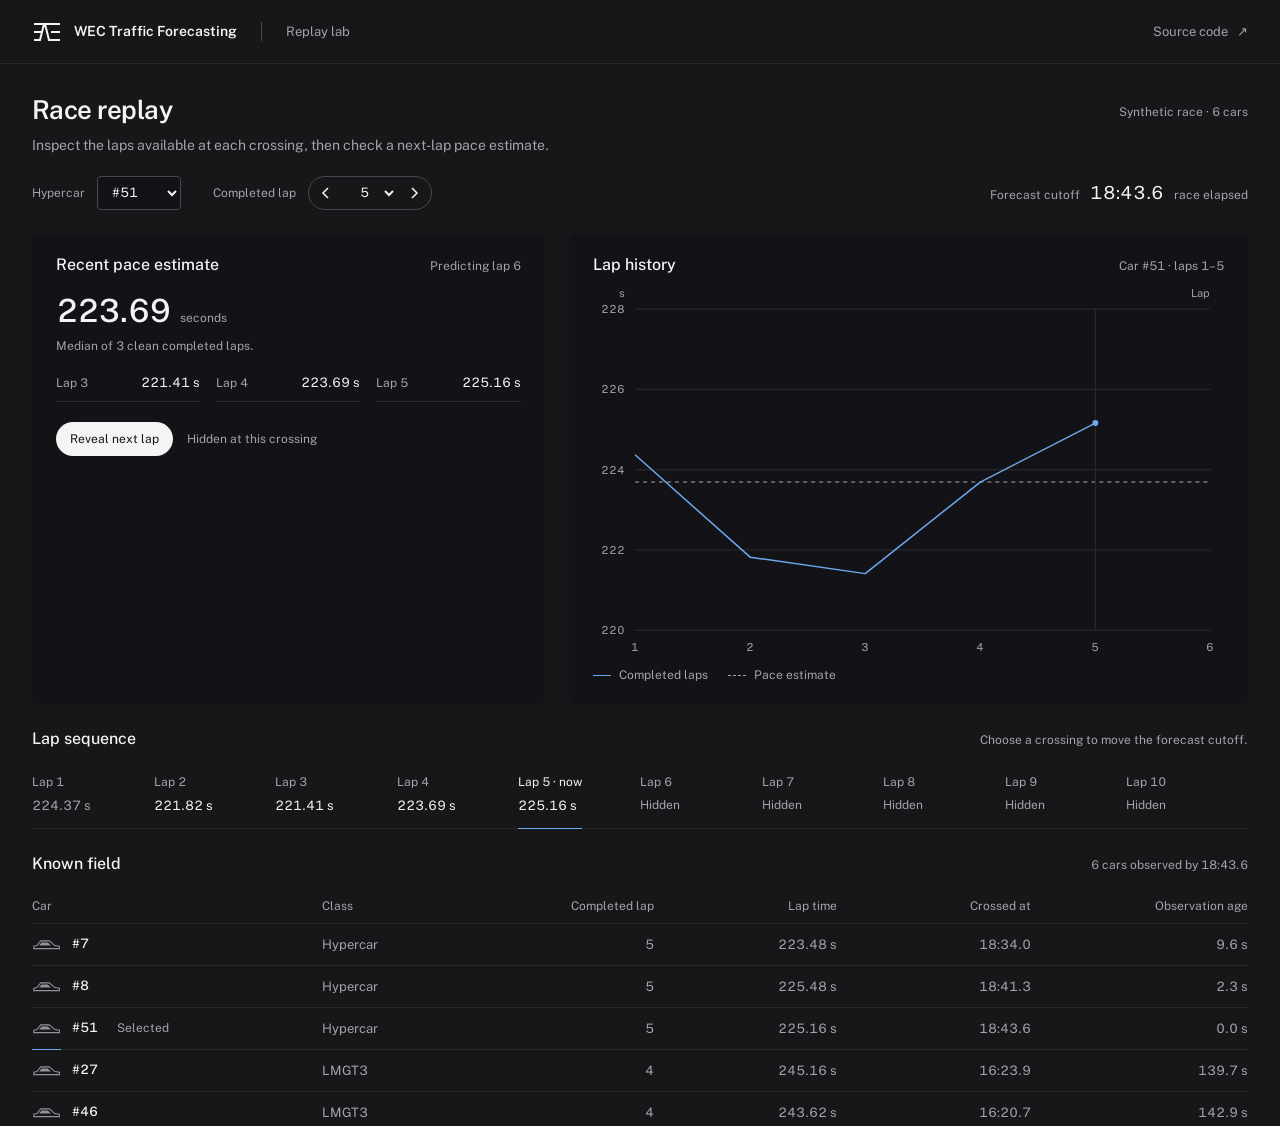
<file: index.html>
﻿<!doctype html>
<html lang="en" data-theme="dark">
<head>
  <meta charset="utf-8">
  <meta name="viewport" content="width=device-width, initial-scale=1">
  <meta name="theme-color" content="#171719">
  <meta name="description" content="Inspect known laps and test a pace baseline with synthetic race timing data.">
  <title>Race replay | WEC Traffic Forecasting</title>
  <link rel="icon" href="assets/mark.svg" type="image/svg+xml">
  <link rel="preload" href="assets/fonts/PublicSans-variable.ttf" as="font" type="font/ttf" crossorigin>
  <link rel="stylesheet" href="styles.css">
  <script src="demo.js" defer></script>
</head>
<body>
  <a class="skip-link" href="#main">Skip to replay</a>
  <header class="product-bar">
    <div class="product-identity">
      <svg class="product-mark" width="30" height="30" viewBox="0 0 30 30" aria-hidden="true"><path d="M3 7h10l4 16h10M3 15h7m10 0h7M3 23h5L12 7h15" fill="none" stroke="currentColor" stroke-width="2" stroke-linecap="square"/></svg>
      <span>WEC Traffic Forecasting</span><span class="product-scope">Replay lab</span>
    </div>
    <a class="source-link" href="https://github.com/andrewgaur/wec-traffic-forecasting">Source code <span aria-hidden="true">↗</span></a>
  </header>
  <main id="main" class="canvas">
    <div class="page-heading">
      <div><h1>Race replay</h1><p>Inspect the laps available at each crossing, then check a next-lap pace estimate.</p></div>
      <span class="dataset-label">Synthetic race · 6 cars</span>
    </div>
    <noscript><div class="error-message">Enable JavaScript to use the replay controls. This demo replays invented lap records and estimates the next lap from the median of recent clean laps.</div></noscript>
    <div id="error-message" class="error-message" role="alert" hidden><p>The replay could not load. Reload the page to try again.</p><button id="retry" type="button">Reload demo</button></div>
    <div class="replay-toolbar" aria-label="Replay controls">
      <div class="car-field"><label for="car">Hypercar</label><select id="car"><option value="7">#7</option><option value="51" selected>#51</option><option value="8">#8</option></select></div>
      <div class="lap-field"><label for="lap">Completed lap</label><div class="stepper"><button id="previous" type="button" aria-label="Previous lap"><svg width="16" height="16" viewBox="0 0 16 16" aria-hidden="true"><path d="m10 3-5 5 5 5"/></svg></button><select id="lap" aria-label="Completed lap"><option>2</option><option>3</option><option>4</option><option selected>5</option><option>6</option><option>7</option><option>8</option><option>9</option><option>10</option></select><button id="next" type="button" aria-label="Next lap"><svg width="16" height="16" viewBox="0 0 16 16" aria-hidden="true"><path d="m6 3 5 5-5 5"/></svg></button></div></div>
      <div class="origin-stamp"><span>Forecast cutoff</span><span id="origin-time" class="origin-value">—</span><span class="unit">race elapsed</span></div>
    </div>
    <div class="analysis-grid">
      <section class="panel forecast-panel" aria-labelledby="forecast-heading">
        <div class="panel-heading"><h2 id="forecast-heading">Recent pace estimate</h2><span id="target-label" class="meta">—</span></div>
        <div class="forecast-value"><span id="baseline">—</span><span class="unit">seconds</span></div>
        <p id="estimate-note" class="estimate-note">Median of the latest clean completed laps.</p>
        <div id="pace-inputs" class="pace-inputs" aria-label="Laps used in the estimate"></div>
        <div class="outcome-action"><button id="reveal" class="primary-button" type="button" aria-expanded="false" aria-controls="outcome">Reveal next lap</button><span id="reveal-note" class="meta">Hidden at this crossing</span></div>
        <div id="outcome" class="outcome" hidden><div><span class="meta">Actual next lap</span><span id="actual" class="result-value">—</span></div><div><span class="meta">Absolute error</span><span id="error" class="result-value">—</span></div><p id="outcome-note"></p></div>
      </section>
      <section class="panel history-panel" aria-labelledby="history-heading">
        <div class="panel-heading"><h2 id="history-heading">Lap history</h2><span id="history-range" class="meta">—</span></div>
        <div id="chart" class="history-chart" role="img" aria-label="Completed lap times with a labeled seconds scale"></div>
        <div class="chart-caption"><span class="chart-key"><span class="line-key" aria-hidden="true"></span>Completed laps</span><span class="chart-key"><span class="line-key dashed" aria-hidden="true"></span>Pace estimate</span></div>
      </section>
    </div>
    <section class="sequence-section" aria-labelledby="sequence-heading">
      <div class="section-heading"><h2 id="sequence-heading">Lap sequence</h2><p>Choose a crossing to move the forecast cutoff.</p></div>
      <div id="timeline" class="lap-sequence" aria-label="Choose a forecast origin"></div>
    </section>
    <section class="field-section" aria-labelledby="field-heading">
      <div class="section-heading"><h2 id="field-heading">Known field</h2><p id="field-summary">—</p></div>
      <div class="table-container"><table><caption class="sr-only">Latest completed observation for each car at the forecast cutoff</caption><thead><tr><th scope="col">Car</th><th scope="col">Class</th><th scope="col" class="numeric">Completed lap</th><th scope="col" class="numeric">Lap time</th><th scope="col" class="numeric">Crossed at</th><th scope="col" class="numeric">Observation age</th></tr></thead><tbody id="state"></tbody></table></div>
      <p class="field-note" id="field-note"></p>
    </section>
    <details class="method"><summary>How the replay works <span aria-hidden="true">+</span></summary><div class="method-body"><div><h2>A crossing is the cutoff</h2><p>The selected car's completed lap sets the forecast time. A car enters the known field only after it has crossed the finish line. The table always uses its latest crossing at or before that cutoff.</p></div><div><h2>Start with recent pace</h2><p>The baseline takes the median of up to three clean completed laps. Scripted delay laps are excluded. Reveal the next synthetic lap to compare it with the estimate. Changing the car or lap hides the outcome again.</p></div><div><h2>Development status</h2><p>This standalone demo uses invented timing data. The Python project is building race replay and event filtering using official files locally. A trained traffic model and evaluation on held-out races remain future work.</p></div></div></details>
    <footer class="footer"><span>Synthetic lap records. Illustrative pace baseline.</span><span>WEC Traffic Forecasting</span></footer>
    <p id="replay-status" class="sr-only" role="status" aria-live="polite"></p>
  </main>
</body>
</html>
</file>
<file: styles.css>
@font-face{font-family:"Public Sans";src:url("assets/fonts/PublicSans-variable.ttf") format("truetype");font-style:normal;font-weight:100 900;font-display:swap}
:root{color-scheme:dark;--ground:#171719;--surface:#131217;--raised:#212023;--active:#252428;--border:#29282d;--rule:#252429;--control:#48474d;--text:#f4f4f5;--muted:#a3a3ab;--faint:#92929c;--accent:#6aa9ee;--chart-1:#f2f2f3;--grid:#2c2b30;--radius-card:6px;--radius-control:999px;--gap:24px;--pad:32px;--font:"Public Sans",Arial,sans-serif;--fs-body:13px;--fs-small:12px;--fs-title:26px;--fs-section:16px;--fs-kpi:32px}
*{box-sizing:border-box}html{scroll-behavior:smooth}body{margin:0;background:var(--ground);color:var(--text);font:400 var(--fs-body)/1.5 var(--font);font-variant-numeric:tabular-nums}button,select{font:inherit;color:inherit}button,a,select{-webkit-tap-highlight-color:transparent}button,select,summary{cursor:pointer}button{border:0}a{color:inherit;text-decoration:none}button:focus-visible,a:focus-visible,select:focus-visible,summary:focus-visible{outline:2px solid var(--accent);outline-offset:4px}button:disabled{cursor:default;color:var(--faint)}svg{display:block}p,h1,h2{margin:0}h1{font-size:var(--fs-title);line-height:1.25;font-weight:600;letter-spacing:-.02em}h2{font-size:var(--fs-section);line-height:1.4;font-weight:500}button{transition:background-color 140ms ease,color 140ms ease}button:hover:not(:disabled){background:var(--active)}a:hover{color:var(--text);text-decoration:underline;text-underline-offset:4px}button:active:not(:disabled){transform:translateY(1px)}[hidden]{display:none!important}.meta,.unit{color:var(--muted);font-size:var(--fs-small)}.numeric{text-align:right;font-variant-numeric:tabular-nums}.sr-only{position:absolute;width:1px;height:1px;padding:0;margin:-1px;overflow:hidden;clip-path:inset(50%);white-space:nowrap;border:0}.skip-link{position:fixed;left:20px;top:-80px;z-index:5;padding:12px 16px;background:var(--text);color:var(--surface)}.skip-link:focus{top:12px}
.product-bar{min-height:64px;padding:0 var(--pad);display:flex;align-items:center;justify-content:space-between;gap:24px;border-bottom:1px solid var(--border)}.product-identity{display:flex;align-items:center;gap:12px;font-weight:600;font-size:14px}.product-mark{color:var(--text);flex:none}.product-scope{color:var(--muted);font-size:13px;font-weight:400;margin-left:12px;border-left:1px solid var(--control);padding-left:24px}.source-link{color:var(--muted);font-size:13px;white-space:nowrap}.source-link span{margin-left:6px}
.canvas{max-width:1312px;margin:0 auto;padding:30px var(--pad) 24px}.page-heading{display:flex;align-items:flex-start;justify-content:space-between;gap:24px}.page-heading p{color:var(--muted);font-size:14px;margin-top:8px}.dataset-label{color:var(--muted);font-size:12px;white-space:nowrap;padding-top:9px}.replay-toolbar{display:flex;align-items:center;gap:32px;padding:20px 0 24px}.car-field,.lap-field{display:flex;align-items:center;gap:12px}.car-field label,.lap-field label{color:var(--muted);font-size:12px;white-space:nowrap}select{appearance:auto;border:1px solid var(--control);background:var(--surface);border-radius:4px;padding:5px 26px 5px 10px;height:34px}#car{min-width:80px}.stepper{display:flex;align-items:center;gap:0;border:1px solid var(--control);border-radius:var(--radius-control);overflow:hidden;height:34px}.stepper button{background:transparent;display:grid;place-items:center;width:34px;height:32px;flex:none}.stepper select{height:32px;border:0;border-radius:0;padding:0 8px;min-width:46px;background:transparent;text-align:center}.stepper svg{fill:none;stroke:currentColor;stroke-width:1.5}.stepper:focus-within{outline:2px solid var(--accent);outline-offset:4px}.stepper :focus-visible{outline:0}.origin-stamp{display:flex;gap:10px;align-items:baseline;margin-left:auto;font-size:12px;color:var(--muted)}.origin-value{font-size:18px;color:var(--text);font-weight:400;white-space:nowrap}
/* 1248px canvas = (1224px × .43) + 24px gap + (1224px × .57). */
.analysis-grid{display:grid;grid-template-columns:minmax(0,43fr) minmax(0,57fr);gap:var(--gap);align-items:stretch}.panel{min-width:0;background:var(--surface);border-radius:var(--radius-card);padding:20px 24px}.panel-heading{display:flex;align-items:baseline;justify-content:space-between;gap:12px}.panel-heading h2{white-space:nowrap}.forecast-value{display:flex;align-items:baseline;gap:10px;margin-top:16px}.forecast-value>span:first-child{font-size:var(--fs-kpi);font-weight:500;line-height:1.2;letter-spacing:-.03em}.estimate-note{margin-top:7px;color:var(--muted);font-size:12px}.pace-inputs{display:grid;grid-template-columns:repeat(3,minmax(0,1fr));gap:16px;margin-top:18px}.pace-input{display:flex;align-items:center;justify-content:space-between;gap:6px;border-bottom:1px solid var(--border);padding-bottom:8px}.pace-input span{color:var(--muted);font-size:12px;white-space:nowrap}.pace-input b{font-size:13px;font-weight:400;white-space:nowrap}.outcome-action{display:flex;align-items:center;gap:14px;margin-top:20px}.primary-button{background:var(--text);color:var(--surface);border-radius:var(--radius-control);padding:7px 14px;height:34px;font-size:12px;white-space:nowrap}.primary-button:hover:not(:disabled){background:#d8d8dc}.primary-button span{margin-left:8px}.outcome{display:grid;grid-template-columns:1fr 1fr;gap:12px;margin-top:18px;border-top:1px solid var(--border);padding-top:14px}.outcome>div{display:grid;gap:3px}.result-value{font-size:20px}.outcome p{grid-column:1/-1;color:var(--muted);font-size:12px}.history-chart{height:200px;margin-top:10px;min-width:0}.history-chart svg{width:100%;height:100%;overflow:visible}.chart-caption{display:flex;gap:20px;align-items:center;margin:6px 0 0;font-size:12px;color:var(--muted)}.chart-key{display:inline-flex;align-items:center;gap:8px;white-space:nowrap}.line-key{height:1px;width:18px;background:var(--accent)}.line-key.dashed{height:0;background:none;border-top:1px dashed var(--muted)}
.section-heading{display:flex;align-items:baseline;justify-content:space-between;gap:16px;margin-bottom:14px}.section-heading p{font-size:12px;color:var(--muted)}.sequence-section{margin-top:24px}.lap-sequence{display:grid;grid-template-columns:repeat(10,minmax(0,1fr));gap:0;border-bottom:1px solid var(--border)}.lap-button{padding:8px 0 13px;text-align:left;background:none;min-width:0;position:relative}.lap-inner{display:flex;flex-direction:column;align-items:flex-start;gap:5px;width:max-content;max-width:100%;position:relative}.lap-number{font-size:12px;color:var(--muted)}.lap-duration{font-size:13px;color:var(--text);white-space:nowrap}.lap-button.future .lap-duration{color:var(--muted)}.lap-button[aria-pressed=true] .lap-inner::after{content:"";position:absolute;left:0;right:0;bottom:-14px;height:1px;background:var(--accent)}.lap-button[aria-pressed=true] .lap-number{color:var(--text)}.lap-button:disabled .lap-number,.lap-button:disabled .lap-duration{color:var(--muted)}.lap-button:hover:not(:disabled){background:none}.lap-button:hover:not(:disabled) .lap-number{color:var(--text)}.lap-button.future .lap-duration{font-size:12px}
.field-section{margin-top:24px}.table-container{width:100%}table{width:100%;border-collapse:collapse;font-size:13px;table-layout:fixed}caption{text-align:left}th{height:34px;color:var(--muted);font-size:12px;font-weight:400;text-align:left}th:first-child{width:23%}th:nth-child(2){width:14%}th:nth-child(3){width:15%}th:nth-child(4){width:15%}th:nth-child(5){width:16%}th:last-child{width:17%}th,td{padding:0 10px}th:first-child,td:first-child{padding-left:0}th:last-child,td:last-child{padding-right:0}td{height:42px;border-top:1px solid var(--border);color:var(--muted);white-space:nowrap}td:first-child{color:var(--text)}.car-identity{display:inline-flex;align-items:center;gap:10px}.car-silhouette{width:30px;height:14px;color:var(--faint)}.car-number{display:inline-block;min-width:29px;font-weight:500}.selected-note{font-size:12px;color:var(--muted);margin-left:6px}.selected-car .car-number{color:var(--text)}.selected-car td:first-child{position:relative}.selected-car td:first-child::after{content:"";position:absolute;bottom:-1px;left:0;width:29px;height:1px;background:var(--accent)}.field-note{font-size:12px;color:var(--muted);margin-top:12px;line-height:1.5}.method{margin-top:24px;background:var(--surface);border-radius:var(--radius-card);padding:0 20px}.method summary{list-style:none;display:flex;align-items:center;justify-content:space-between;min-height:48px;font-size:13px}.method summary::-webkit-details-marker{display:none}.method summary span{font-size:20px;color:var(--muted);font-weight:400}.method[open] summary span{transform:rotate(45deg)}.method-body{display:grid;grid-template-columns:repeat(3,minmax(0,1fr));gap:24px;padding:8px 0 22px}.method-body h2{font-size:14px;margin-bottom:8px}.method-body p{font-size:13px;color:var(--muted);line-height:1.65}.footer{display:flex;justify-content:space-between;gap:20px;color:var(--muted);font-size:12px;margin-top:20px}.error-message{background:var(--raised);padding:16px;margin:16px 0;font-size:14px}.error-message button{margin-top:10px;background:var(--text);color:var(--surface);padding:8px 12px;border-radius:var(--radius-control)}
.history-panel{display:flex;flex-direction:column}.history-chart{height:160px;min-height:160px;flex:1}
@media(min-width:1500px){.canvas{padding-top:36px}}
@media(max-width:1100px){:root{--pad:24px}.product-scope{display:none}.replay-toolbar{gap:24px}.origin-stamp .unit{display:none}.pace-inputs{gap:8px}.pace-input{display:grid;gap:3px}.panel{padding:20px}.outcome-action{gap:10px}.outcome-action>.meta{font-size:11px}}
@media(max-width:899px){.analysis-grid{grid-template-columns:1fr}.history-chart{height:200px}.forecast-panel{display:grid;grid-template-columns:1fr 1fr;column-gap:24px;align-items:start}.forecast-panel .panel-heading{grid-column:1/-1}.forecast-value{grid-column:1}.estimate-note{grid-column:1;grid-row:3}.pace-inputs{grid-column:2;grid-row:2/4;margin-top:16px}.outcome-action{grid-column:1/-1;margin-top:18px}.outcome{grid-column:1/-1}.dataset-label{padding-top:7px}.lap-sequence{grid-template-columns:repeat(5,minmax(0,1fr));row-gap:12px}.lap-button{padding-top:6px}.lap-button[aria-pressed=true] .lap-inner::after{bottom:-7px}.section-heading{align-items:flex-start}.section-heading p{max-width:55%;text-align:right}.method-body{grid-template-columns:1fr}.origin-stamp{gap:8px}th:first-child{width:18%}th:nth-child(2){width:14%}th:nth-child(3){width:14%}th:nth-child(4){width:18%}th:nth-child(5){width:18%}th:last-child{width:18%}.selected-note{display:none}}
@media(max-width:600px){:root{--pad:20px;--gap:20px;--fs-body:14px;--fs-small:12px;--fs-title:24px}.product-bar{min-height:60px;gap:12px;padding:0 20px}.product-identity{gap:9px;font-size:12px;max-width:240px}.product-mark{width:25px;height:25px}.source-link{font-size:12px}.source-link span{margin-left:1px}.canvas{padding-top:24px}.page-heading{display:block}.page-heading p{font-size:14px;margin-top:8px;line-height:1.6;max-width:330px}.dataset-label{display:block;padding:0;margin-top:10px;font-size:12px}.replay-toolbar{display:grid;grid-template-columns:1fr auto;column-gap:18px;row-gap:13px;padding:20px 0}.car-field,.lap-field{display:block}.car-field label,.lap-field label{display:block;margin-bottom:7px;font-size:12px}.car-field select{height:44px;min-width:96px;font-size:14px}.stepper{height:44px}.stepper button{height:42px;width:42px}.stepper select{height:42px;font-size:14px;padding:0 5px;min-width:40px}.origin-stamp{grid-column:1/-1;justify-content:space-between;margin:0;gap:10px}.origin-stamp .unit{display:inline}.origin-value{margin-left:auto;font-size:18px}.panel{padding:20px}.forecast-panel{display:block}.panel-heading{align-items:center;gap:6px}.panel-heading h2{font-size:16px}.panel-heading .meta{font-size:12px}.forecast-value{margin-top:16px}.forecast-value .unit{font-size:12px}.estimate-note{font-size:12px;line-height:1.6}.pace-inputs{margin-top:18px;gap:16px}.pace-input{display:grid;gap:4px}.pace-input b{font-size:14px}.outcome-action{margin-top:20px;gap:12px}.primary-button{height:44px;padding:10px 14px;font-size:12px}.outcome-action>.meta{font-size:12px;max-width:108px;line-height:1.5}.history-chart{height:190px;margin-top:14px}.history-panel .panel-heading{display:block}.history-panel .panel-heading>.meta{display:block;margin-top:5px}.chart-caption{font-size:12px;gap:16px;flex-wrap:wrap;margin-top:8px}.section-heading{display:block;margin-bottom:12px}.section-heading p{max-width:none;text-align:left;margin-top:5px;font-size:12px}.sequence-section,.field-section{margin-top:24px}.lap-sequence{row-gap:16px}.lap-button{min-height:54px;padding:4px 0 10px}.lap-number{font-size:12px}.lap-duration{font-size:12px}.lap-button.future .lap-duration{font-size:11px}.lap-button[aria-pressed=true] .lap-inner::after{bottom:-10px}.lap-inner{gap:5px}table,tbody,tr,td{display:block}thead{display:none}tr{display:grid;grid-template-columns:1fr 1fr;column-gap:16px;row-gap:5px;padding:14px 0;border-top:1px solid var(--border)}td{height:auto;padding:0;border:0;font-size:12px;white-space:normal;text-align:left!important;line-height:1.5}.numeric{font-variant-numeric:tabular-nums}.state-row td:first-child{grid-column:1;grid-row:1;font-size:14px}.state-row td:nth-child(2){grid-column:1;grid-row:2}.state-row td:nth-child(3){grid-column:1;grid-row:3}.state-row td:nth-child(4){grid-column:2;grid-row:1;color:var(--text);font-size:14px;text-align:right!important}.state-row td:nth-child(5){grid-column:2;grid-row:2;text-align:right!important}.state-row td:nth-child(6){grid-column:2;grid-row:3;text-align:right!important}.mobile-label{color:var(--muted)}.car-silhouette{width:25px;height:12px}.car-identity{gap:8px}.selected-car td:first-child::after{display:none}.field-note{font-size:12px;line-height:1.65;margin-top:10px}.method{margin-top:24px;padding:0 16px}.method summary{min-height:52px;font-size:14px}.method-body p{font-size:14px}.footer{display:block;font-size:12px;line-height:1.6}.footer span{display:block}.footer span+span{margin-top:6px}}
@media(max-width:600px){.current-marker{display:none}}
@media(min-width:601px){.mobile-label{display:none}}
@media(prefers-reduced-motion:reduce){html{scroll-behavior:auto}*,*::before,*::after{transition:none!important;animation:none!important}button:active:not(:disabled){transform:none}}
</file>
